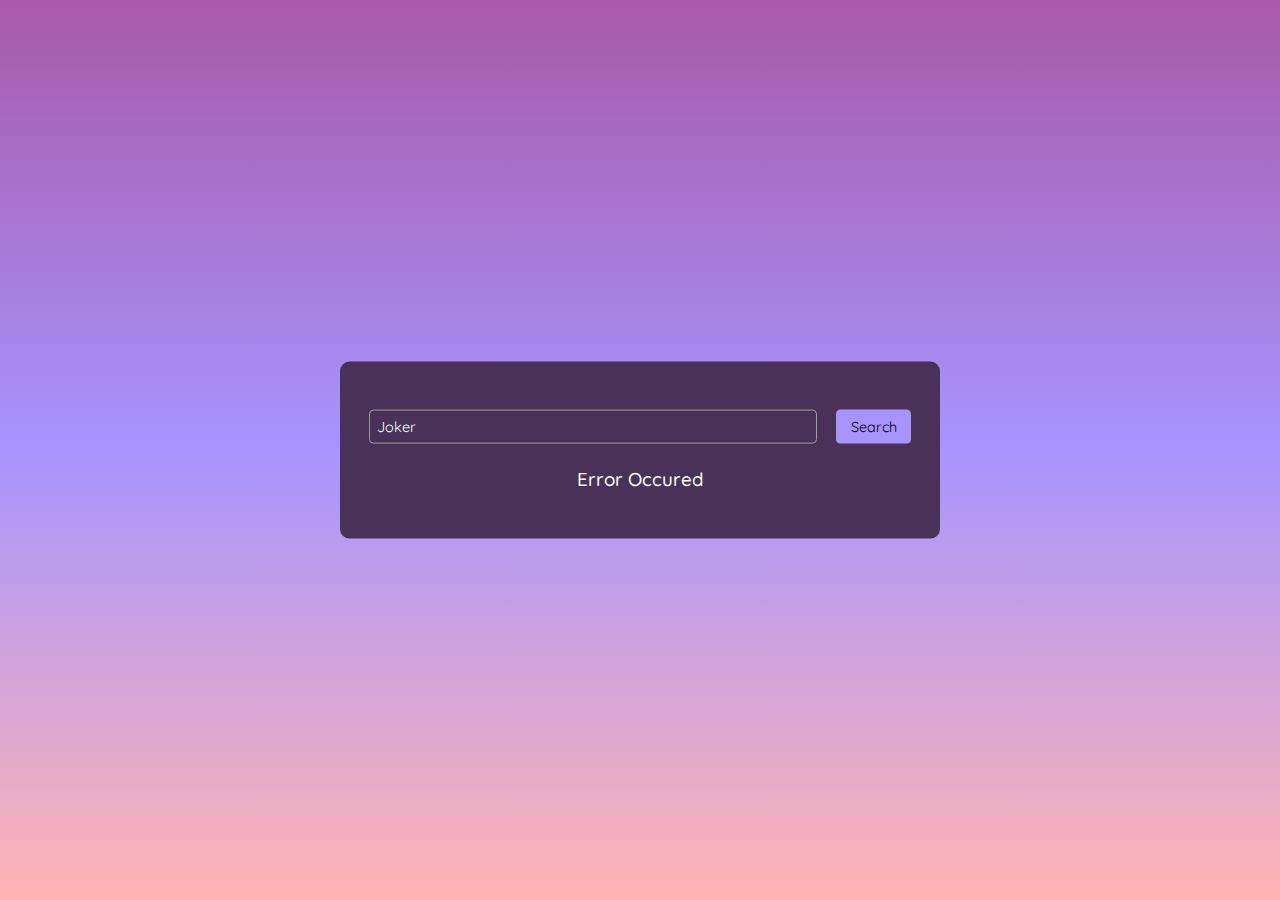
<file: day-01/movieguide01/index.html>
<!DOCTYPE html>
<html lang="en">
<head>
  <meta charset="UTF-8">
  <meta http-equiv="X-UA-Compatible" content="IE=edge">
  <meta name="viewport" content="width=device-width, initial-scale=1.0">
  <link rel="stylesheet" href="style.css">
  <title>Day-1 Movie Guide</title>
</head>
<body>
  <div class="container">
    <div class="search-container" id="input-area">
      <input type="text" id="movie-name" placeholder="Enter movie name here...", value="Joker">
      <button id="search-btn">Search</button>
    </div>
    <div id="result"></div>
  </div>
  <script src="key.js"></script>
  <script src="index.js"></script>
</body>
</html>
</file>
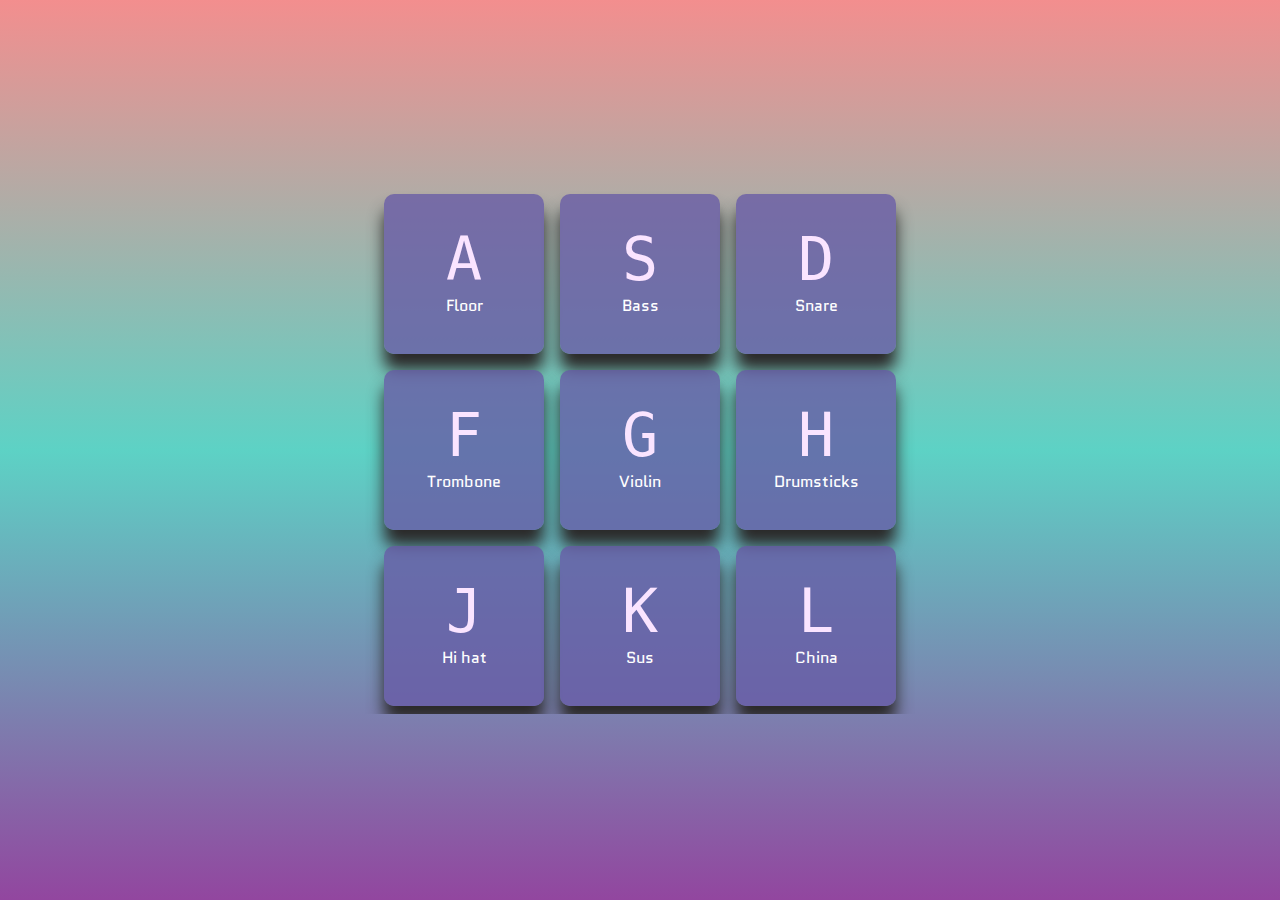
<file: day-02/soundpad02/index.html>
<!DOCTYPE html>
<html lang="en">
<head>
  <meta charset="UTF-8">
  <meta http-equiv="X-UA-Compatible" content="IE=edge">
  <meta name="viewport" content="width=device-width, initial-scale=1.0">
  <title>Sound Pad Second version</title>
  <link rel="stylesheet" href="style.css">
</head>
<body>
  <div class="keys">
    <div data-key="65" class="key"><kbd>A</kbd><span class="sound">Floor</span></div>
    <div data-key="83" class="key"><kbd>S</kbd><span class="sound">Bass</span></div>
    <div data-key="68" class="key"><kbd>D</kbd><span class="sound">Snare</span></div>
    <div data-key="70" class="key"><kbd>F</kbd><span class="sound">Trombone</span></div>
    <div data-key="71" class="key"><kbd>G</kbd><span class="sound">Violin</span></div>
    <div data-key="72" class="key"><kbd>H</kbd><span class="sound">Drumsticks</span></div>
    <div data-key="74" class="key"><kbd>J</kbd><span class="sound">Hi hat</span></div>
    <div data-key="75" class="key"><kbd>K</kbd><span class="sound">Sus</span></div>
    <div data-key="76" class="key"><kbd>L</kbd><span class="sound">China</span></div>

  </div>
  <audio src="../sounds/Bass.mp3" data-key="83"></audio>
  <audio src="../sounds/Snare.mp3" data-key="68"></audio>
  <audio src="../sounds/Trombone.mp3" data-key="70"></audio>
  <audio src="../sounds/Floor.mp3" data-key="65"></audio>
  <audio src="../sounds/Violin.mp3" data-key="71"></audio>
  <audio src="../sounds/Drumsticks.mp3" data-key="72"></audio>
  <audio src="../sounds/Hi-hat.mp3" data-key="74"></audio>
  <audio src="../sounds/Suspense.mp3" data-key="75"></audio>
  <audio src="../sounds/china.mp3" data-key="76"></audio>

  <script src="index.js"></script>
</body>
</html>
</file>
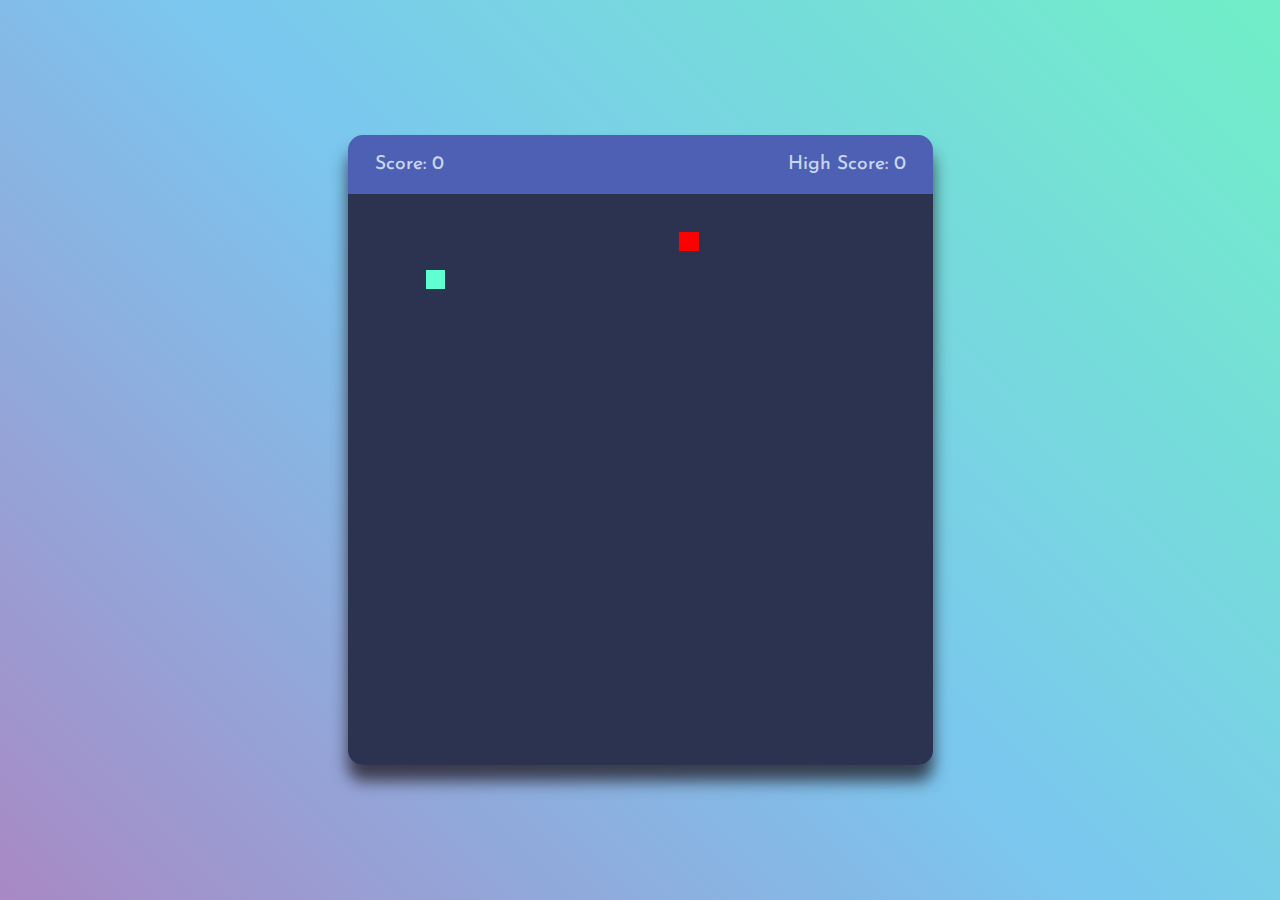
<file: day-03/snakegame/index.html>
<!DOCTYPE html>
<html lang="en">
<head>
  <meta charset="UTF-8">
  <meta http-equiv="X-UA-Compatible" content="IE=edge">
  <meta name="viewport" content="width=device-width, initial-scale=1.0">
  <title>Day 3: Snake Game</title>
  <link rel="stylesheet" href="style.css">
  <link rel="stylesheet" href="https://cdnjs.cloudflare.com/ajax/libs/font-awesome/6.4.0/css/all.min.css">
</head>
<body>
  
  <div class="wrapper">
    <div class="game-details">
      <span class="score">Score: 0</span>
      <span class="high-score">High-Score: 0</span>
    </div>
    <div class="play-board"></div>
    <div class="controls">
      <i data-key="ArrowLeft" class="fa-solid fa-arrow-left-long"></i>
      <i data-key="ArrowUp" class="fa-solid fa-arrow-up-long"></i>
      <i data-key="ArrowRight" class="fa-solid fa-arrow-right-long"></i>
      <i data-key="ArrowDown" class="fa-solid fa-arrow-down-long"></i>
    </div>
  </div>





  <script src="index.js"></script>
</body>
</html>
</file>
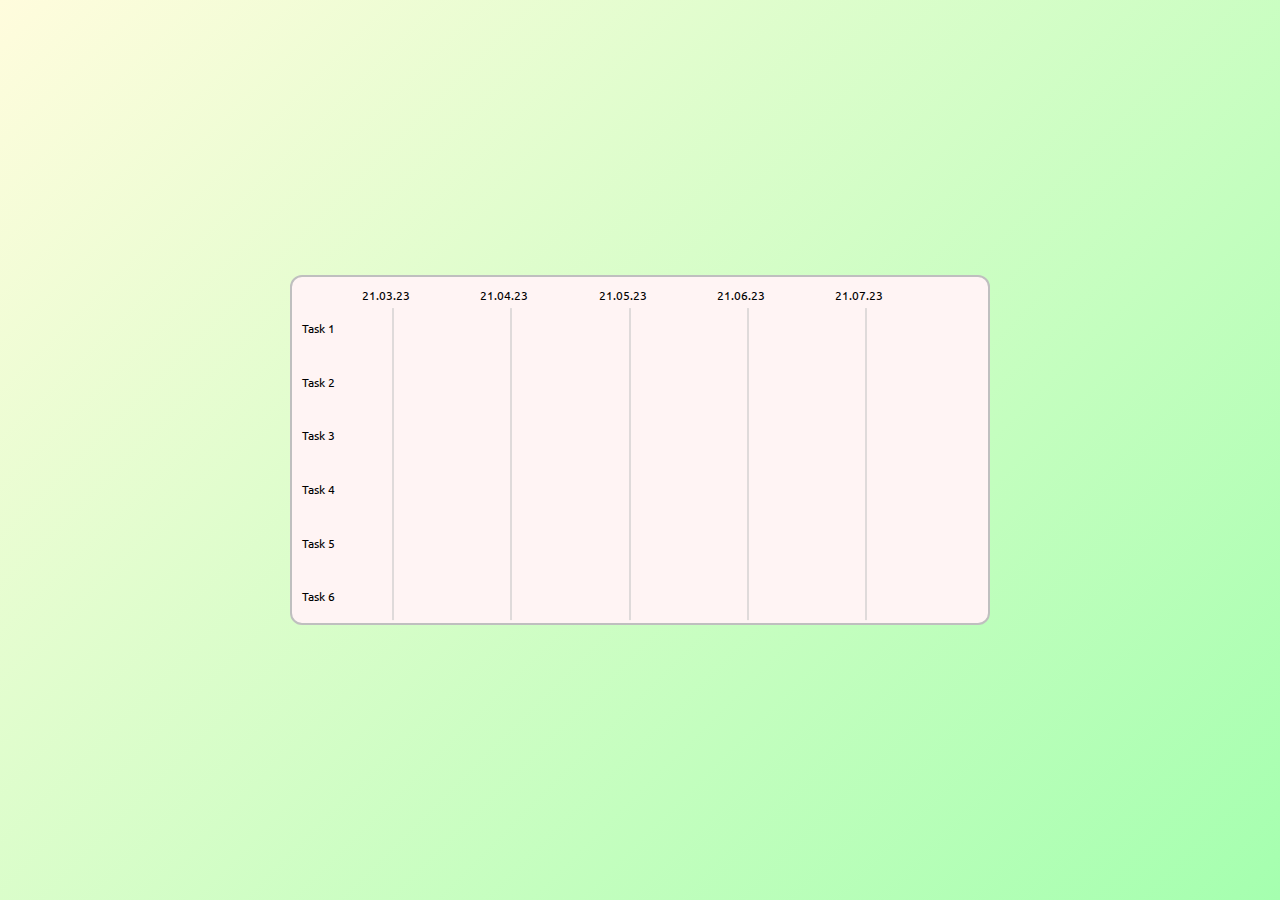
<file: day-04/gantdiagram/index.html>
<!DOCTYPE html>
<html lang="en">
  <head>
    <meta charset="UTF-8" />
    <meta http-equiv="X-UA-Compatible" content="IE=edge" />
    <meta name="viewport" content="width=device-width, initial-scale=1.0" />
    <title>Day 4: Gant's diagram</title>
    <link rel="stylesheet" href="style.css" />
  </head>
  <body>
    <div class="diagram">
      <div class="horizontalaxis">
        <span class="dateunit">21.03.23</span>
        <span class="dateunit">21.04.23</span>
        <span class="dateunit">21.05.23</span>
        <span class="dateunit">21.06.23</span>
        <span class="dateunit">21.07.23</span>
      </div>
      <div class="verticalaxis">
        <span class="taskunit">Task 1</span>
        <span class="taskunit">Task 2</span>
        <span class="taskunit">Task 3</span>
        <span class="taskunit">Task 4</span>
        <span class="taskunit">Task 5</span>
        <span class="taskunit">Task 6</span>
      </div>
      <div class="graph"></div>
    </div>
  </body>
</html>
</file>
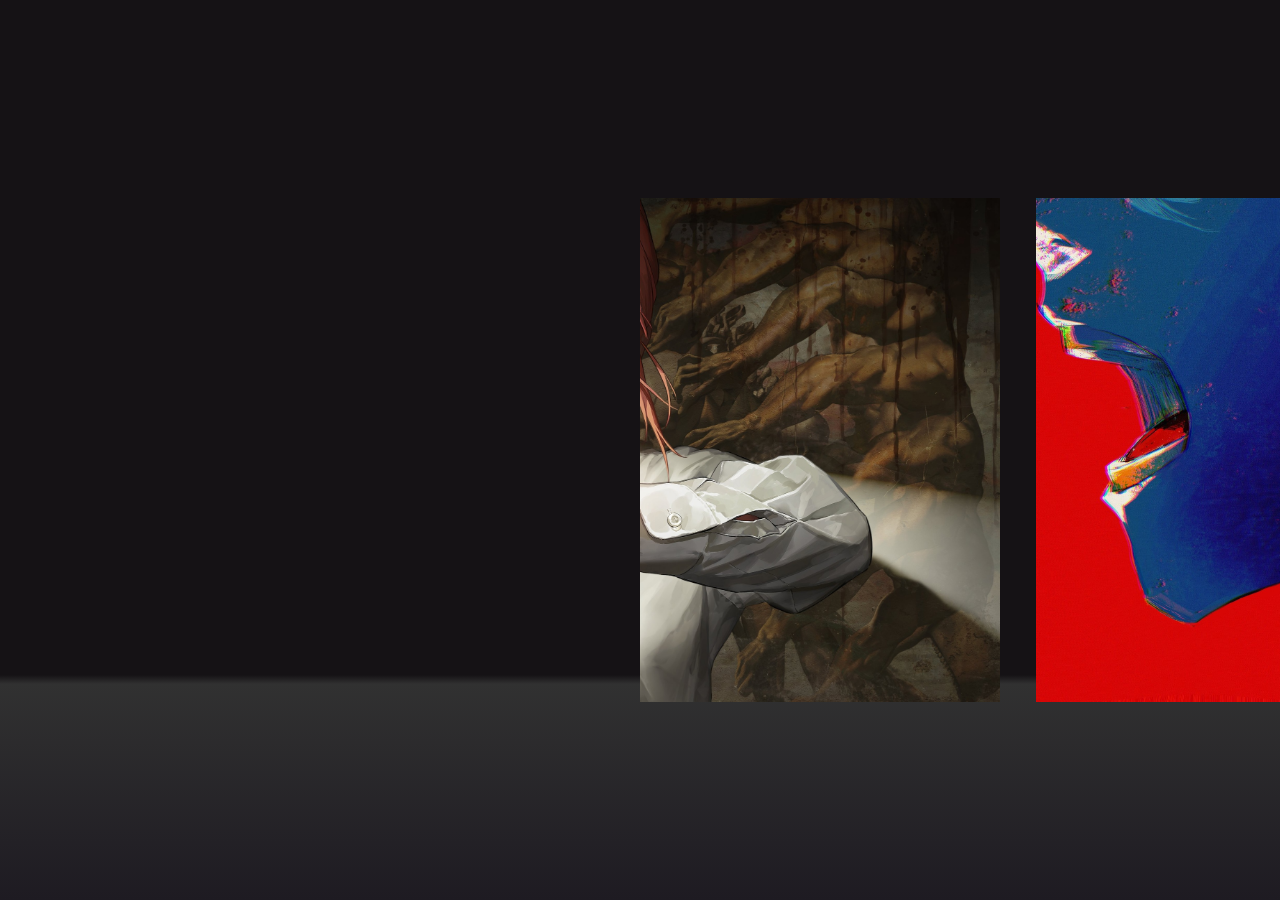
<file: day-04/imagebuttershowcase/index.html>
<!DOCTYPE html>
<html lang="en">
  <head>
    <meta charset="UTF-8" />
    <meta http-equiv="X-UA-Compatible" content="IE=edge" />
    <meta name="viewport" content="width=device-width, initial-scale=1.0" />
    <title>Day 4: Buttery image showcase</title>
    <link rel="stylesheet" href="style.css" />
  </head>
  <body>
    <div id="image-track" data-mouse-down-at="0" data-prev-percentage="0">
      <img src="images/1.jpg" class="image" draggable="false"/>
      <img src="images/2.jpg" class="image" draggable="false"/>
      <img src="images/3.jpg" class="image" draggable="false"/>
      <img src="images/4.jpg" class="image" draggable="false"/>
      <img src="images/5.jpg" class="image" draggable="false"/>
      <img src="images/6.jpg" class="image" draggable="false"/>
      <img src="images/7.jpg" class="image" draggable="false"/>
    </div>
    <script src="index.js"></script>
  </body>
</html>
</file>
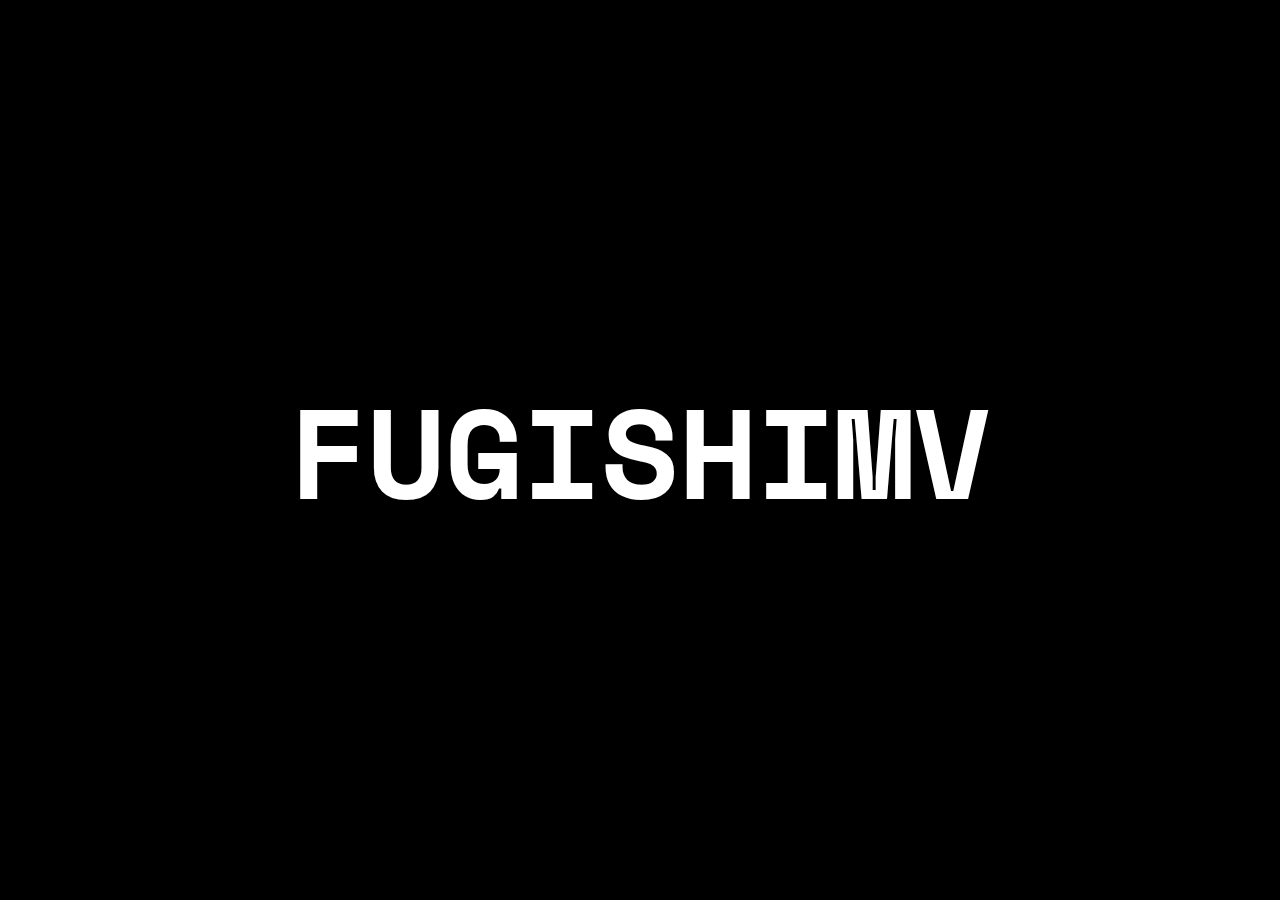
<file: day-05/glitchword/index.html>
<!DOCTYPE html>
<html lang="en">
<head>
  <meta charset="UTF-8">
  <meta http-equiv="X-UA-Compatible" content="IE=edge">
  <meta name="viewport" content="width=device-width, initial-scale=1.0">
  <title>Document</title>
  <link rel="stylesheet" href="style.css">
</head>
<body>

  <h1 data-value="FUGISHIMV">FUGISHIMV</h1>

  <script src="index.js"></script>
</body>
</html>
</file>
<file: day-01/movieguide01/style.css>
@import url('https://fonts.googleapis.com/css2?family=Quicksand:wght@300;500;600;700&display=swap');

* {
  margin: 0;
  padding: 0;
  box-sizing: border-box;
  font-family: 'Quicksand', sans-serif;
}

body {
  height: 100vh;
  background: linear-gradient(rgb(168, 89, 168), #a794ff, #ffb4b4);
}

.container {
  font-size: 16px;
  width: 90vw;
  max-width: 37.5em;
  padding: 3em 1.8em;
  background-color: #4a3157;;
  position: absolute;
  transform: translate(-50%, -50%);
  top: 50%;
  left: 50%;  
  border-radius: 0.6em;
  box-shadow: 1.2em, 2em 3em rgba(0, 0, 0, 0.2);
}

.search-container {
  display: flex;
  flex-direction: row;
  flex-wrap: wrap;
  justify-content: stretch;
  /* grid-template-columns: 9fr, 3fr; */
  gap: 1.2em;
}

.search-container input, .search-container button {
  font-size: 0.9em;
  outline: none;
  border-radius: 0.3em;
}

.search-container input {
  background-color: transparent;
  border: 1px solid #a0a0a0;
  color: #fff;
  padding: 0.5em;
  width: 150vw;
  flex: 50%;
}

.search-container input:focus {
  border-color: #fff;
}

.search-container button {
  background-color: #a794ff;
  border: none;
  cursor: pointer;
  margin-left: 0;
  max-width: 30%;
  padding: 0.2em 1em;
}

#result {
  color: #fff;
}

.info {
  position: relative;
  display: grid;
  grid-template-columns: 4fr 8fr;
  margin-top: 1.2em;
}

.poster-img {
  width: 100%;
  transition: opacity ease-out 250ms;
}

.poster-img:hover {
  opacity: 0.4;
}

.poster::after, .poster::before {
  content: '';
  /* position: absolute; */
  opacity: 1;
  transition: transform ease-out 300ms;
}

.poster::before {
  top: 1em;
  left: 1em;
  right: 23em;
  border-top: 3px solid #fff;
  transform: scale(0,1);
  transform-origin: left;
}

.poster::after {
  bottom: 1em;
  left: 1em;
  right: 23em;
  border-bottom: 3px solid #fff;
  transform: scale(0,1);
  transform-origin: right;
}
.poster:hover::before, .poster:hover::after {
  transform: scale(1,1);
}

h2 {
  text-align: center;
  font-size: 1.5em;
  font-weight: 600;
  letter-spacing: 0.06em;
}

.rating {
  display: flex;
  align-items: center;
  justify-content: center;
  gap: 0.6em;
  margin: 0.6em 0 0.9em 0;
}

.rating img {
  width: 1.2em;
}

.rating h4 {
  display: inline-block;
  font-size: 1.1em;
  font-weight: 500;
}

.details {
  display: flex;
  font-size: 0.9em;
  gap: 1em;
  justify-content: center;
  color: #d2c6c6;
  margin: 0.6em 0;
  font-weight: 300;
}

.genre {
  display: flex;
  justify-content: space-around;
}

.genre div {
  border: 1px solid #d2c6c6;
  font-size: 0.75em;
  padding: 0.3em 1.2em;
  border-radius: 0.4em;
  font-weight: 300;
}

h3 {
  font-weight: 500;
  margin-top: 1.2em;
}

p {
  font-style: 0.9em;
  font-weight: 300;
  line-height: 1.8em;
  text-align: justify;
  color: #d2c6c6;
}

.msg {
  text-align: center;
}

@media screen and (max-width: 600px) {
  .container {
    font-size: 14px;
  }
  .poster {
    display: flex;
  }
  .poster-img {
    margin: auto;
    width: auto;
    max-height: 14.8em;
  }
  .info {
    grid-template-columns: 1fr;
  }
}
</file>
<file: day-02/soundpad02/style.css>
@import url("https://fonts.googleapis.com/css2?family=Quantico&display=swap");

body {
  height: 100vh;
  font-family: 'Quantico', sans-serif;
  margin: 0;
  padding: 0;
  display: flex;
  justify-content: center;
  align-items: center;
  text-align: center;
  color: #fff;
  position: static;
  background: linear-gradient(#f38e8e, #5dd2c5, #92469f);
}

.keys {
  /* background: #000; */
  display: flex;
  justify-content: center;
  flex-wrap: wrap;
  margin: 0 auto;
  max-width: 600px;
  overflow: hidden;
  position: absolute;
}

.key {
  width: 160px;
  height: 160px;
  margin: 8px;
  float: left;
  transition: all 0.1s ease-in-out;
  border-radius: 10px;
  background-color: #675aa5c7;
  /* cursor: pointer; */
  box-shadow: 0em 1em 1em #2b2929;
}

kbd {
  display: block;
  padding-top: 30px;
  font-size: 60px;
  color: #fae4ff;
}

.playing {
  background-color: aliceblue;
  color: #443047;
  transform: rotate(-8deg);
}
.playing kbd {
  color:#443047;
}

/* .keys::before {
  content: '';
  overflow: none;
  position: absolute;
  background: transparent;
  border-left: 5px solid #fff;;
  width: 100%;
  height: 110%;
  z-index: -1;
}

.keys::after {
  content: '';
  overflow: none;;
  position: absolute;
  background: transparent;
  border-right: 5px solid #fff;;
  width: 100%;
  height: 100%;
} */
</file>
<file: day-03/snakegame/style.css>
@import url('https://fonts.googleapis.com/css2?family=Josefin+Sans:wght@300;400;600;700&display=swap');

*{
  font-family: 'Josefin Sans', sans-serif;
  margin: 0;
  padding: 0;
  box-sizing: border-box;
}

body{
  display: flex;
  align-items: center;
  justify-content: center;
  min-height: 100vh;
  background-color: rgb(165, 165, 229);
  background: linear-gradient(45deg, #a889c5, rgb(123, 199, 239) 50%, rgb(113, 239, 199));
}

.wrapper{
  width: 65vmin;
  height: 70vmin;
  display: flex;
  overflow: hidden;
  flex-direction: column;
  justify-content: center;
  background: #4e60b3;
  border-radius: 15px;
  box-shadow: 0em 1em 1em #1f171ec1;
}

.game-details{
  color: #c9d7ee;
  font-weight: 500;
  font-size: 1.2rem;
  padding: 20px 27px;
  display: flex;
  justify-content: space-between;
}

.play-board{
  height: 100%;
  width: 100%;
  display: grid;
  background: #2c3351;
  grid-template: repeat(30, 1fr) / repeat(30, 1fr);
}

.play-board .food{
  background: red;
}

.play-board .head{
  background: #60ffd2;
}

.controls{
  display: none;
  justify-content: space-between;
}
.controls i{
  padding: 25px 0;
  text-align: center;
  font-size: 1.3rem;
  color: #c9d7ee;
  width: calc(100% / 4);
  cursor: pointer;
  border-right: 1px solid #2c3351;
}

@media screen and (max-width: 800px) {
  .wrapper{
    width: 60vmin;
    height: 75vmin;
    transition: all 0.05s ease-in-out;
  }

  .game-details{
    font-size: 1rem;
    padding: 15px 27px;
  }

  .controls{
    display: flex;
  }
  
  .controls i{
    padding: 15px 0;
    font-size: 1rem;
  }
}
</file>
<file: day-04/gantdiagram/style.css>
@import url('https://fonts.googleapis.com/css2?family=Ubuntu:wght@300;400;500;700&display=swap');

* {
  margin: 0;
  padding: 0;
  box-sizing: border-box;
  font-family: 'Ubuntu', sans-serif;
}

body {
  min-height: 100vh;
  background: linear-gradient(135deg, #fffcdd,#a5ffaf);
  display: flex;
  align-items: center;
  justify-content: center;
  font-size: 12px;
}

.diagram {
  display: flex;
  flex-direction: column;
  overflow: hidden;
  height: 50vh;
  width: 80vw;;
  background: #fff4f4;
  border: 2px solid #bfbfbf;
  border-radius: 1em;;
  /* grid-template-columns: 3fr; */
}

.horizontalaxis {
  display: flex;
  height: 1rem;
  width: 90%;
  justify-content: space-around;
  padding-left: 5%;
  /* background: #f5b4b4; */
  
}

.verticalaxis {
  /* background: #f5b4b4; */
  padding-top: 3vh;
  display: flex;
  height: 90%;
  width: 4rem;
  flex-direction: column;
  justify-content: space-between;
  align-items: flex-start;
  
}
.dateunit {
  padding-top: 10px;
  position: relative;
  /* padding-left: 20px; */
}
.taskunit {
  padding-left: 10px;
  padding-right: 10px;
}

.dateunit::before {
  content: '';
  position: absolute;
  background: #bfbfbf;
  width: 650%;
  top: 15px;
  bottom: 0px;
  left: 0px;
  right: 0px;;
  transform: rotate(90deg) translate(55%, 12500%);
}

@media screen and (max-width: 400px) {
  .diagram {
    width: 300px;
    height: 250px;
  }
  .taskunit {
    font-size: 9px;
  }
  .dateunit {
    font-size: 10px;
  }
  .dateunit::before {
    transform: rotate(90deg) translate(55%, 8500%);
    width: 550%;
  }
}
@media screen and (min-width: 900px) {
  .diagram {
    width: 700px;
    height: 350px;
  }
}
</file>
<file: day-04/imagebuttershowcase/style.css>
body {
  height: 100vh;
  width: 100vw;
  background: linear-gradient(rgb(21, 18, 21) 75%, #313131 76%, rgb(30, 27, 34));
  margin: 0rem;
  overflow: hidden;
}

#image-track > .image {
  width: 40vmin;
  height: 56vmin;
  object-fit: cover;
  /* position: relative; */
  object-position: 100% 50%;
}

#image-track > .image::before {
  content: '';
  position: absolute;
  top: 3px;
  left: 3px;
  bottom: 3px;
  right: 3px;
  background: azure;
  transform: translate(0%, 90%);
  z-index: 2;
}
#image-track {
  display: flex;
  gap: 4vmin;
  position: absolute;
  left: 50%;
  top: 50%;
  transform: translate(0%, -50%);
}
</file>
<file: day-05/glitchword/style.css>
/* @import url('https://fonts.googleapis.com/css2?family=Montserrat:wght@300;500;800&display=swap'); */
@import url('https://fonts.googleapis.com/css2?family=Space+Mono:wght@700&display=swap');


* {
  margin: 0;
  padding: 0;
}
body {
  display: grid;
  place-items: center;
  height: 100vh;
  background: #000;
  overflow: hidden;
}

h1 {
  /* font-family: 'Montserrat', monospace; */
  font-family: 'Space Mono', monospace;
  color: #fff;
  font-size: clamp(3rem, 10vw, 10rem);
  padding: 0rem clamp(1rem, 2vw, 3rem);
}
</file>
